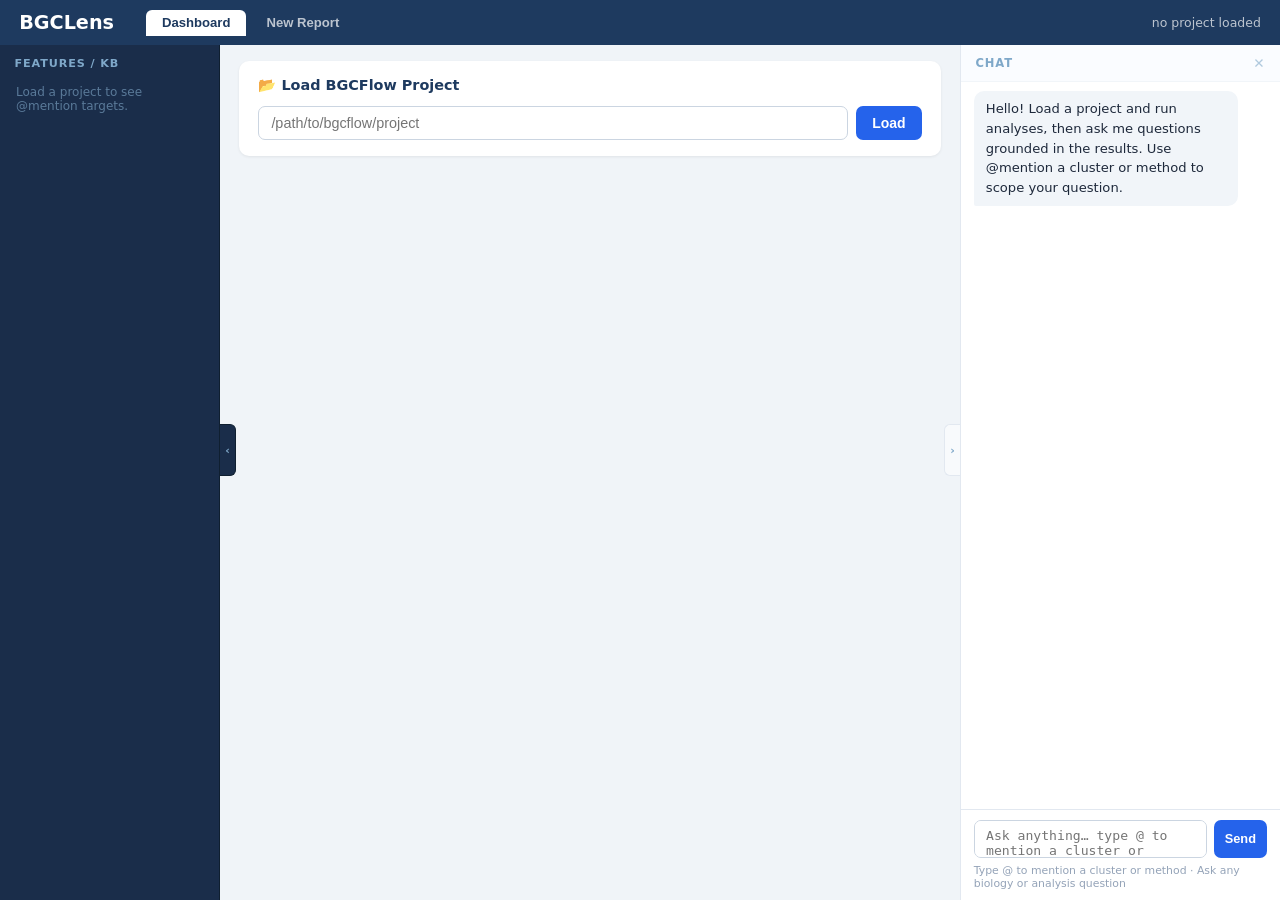
<file: bgclens_web/frontend/index.html>
<!DOCTYPE html>
<html lang="en">
<head>
<meta charset="UTF-8">
<meta name="viewport" content="width=device-width, initial-scale=1.0">
<title>BGCLens — v2 Dashboard</title>
<style>
*, *::before, *::after { box-sizing: border-box; margin: 0; padding: 0; }
body { font-family: system-ui, -apple-system, sans-serif; background: #f0f4f8; color: #1e293b; height: 100vh; display: flex; flex-direction: column; overflow: hidden; }

/* Header */
header { background: #1e3a5f; color: white; padding: 0.6rem 1.2rem; display: flex; align-items: center; gap: 1rem; flex-shrink: 0; z-index: 10; }
header h1 { font-size: 1.2rem; font-weight: 700; }
.tab-bar { display: flex; gap: 0.25rem; margin-left: 1rem; }
.tab { padding: 0.35rem 1rem; border-radius: 6px 6px 0 0; font-size: 0.82rem; font-weight: 600; cursor: pointer; color: rgba(255,255,255,0.7); border: none; background: transparent; }
.tab.active { background: white; color: #1e3a5f; }
.project-tag { margin-left: auto; font-size: 0.78rem; opacity: 0.7; }

/* Main layout */
.app-body { display: grid; grid-template-columns: 220px 1fr 320px; flex: 1; overflow: hidden; gap: 0; }

/* Left KB panel */
.kb-panel { background: #1a2d4a; color: #c8d6e5; display: flex; flex-direction: column; overflow: hidden; border-right: 1px solid #0f1f30; transition: width 0.2s ease; }
.kb-panel h2 { font-size: 0.7rem; font-weight: 700; text-transform: uppercase; letter-spacing: 0.08em; padding: 0.75rem 0.9rem 0.4rem; color: #7fa8c9; white-space: nowrap; }
.kb-list { overflow-y: auto; flex: 1; padding: 0 0.5rem 0.5rem; }
.kb-item { padding: 0.35rem 0.5rem; border-radius: 5px; font-size: 0.78rem; cursor: pointer; display: flex; align-items: center; gap: 0.4rem; }
.kb-item:hover { background: rgba(255,255,255,0.07); }
.kb-type { font-size: 0.65rem; padding: 0.1rem 0.35rem; border-radius: 3px; font-weight: 600; flex-shrink: 0; }
.kb-type-cluster { background: #1d4ed8; color: white; }
.kb-type-method { background: #15803d; color: white; }
.kb-type-report { background: #7e22ce; color: white; }

/* Centre */
.centre { display: flex; flex-direction: column; overflow: hidden; }
.page { display: none; flex-direction: column; flex: 1; overflow-y: auto; padding: 1rem 1.2rem; gap: 0.9rem; }
.page.active { display: flex; }

/* Cards */
.card { background: white; border-radius: 10px; box-shadow: 0 1px 3px rgba(0,0,0,0.07); padding: 1rem 1.2rem; }
.card h3 { font-size: 0.9rem; font-weight: 600; color: #1e3a5f; margin-bottom: 0.7rem; display: flex; align-items: center; gap: 0.5rem; }

/* Inputs */
.input-row { display: flex; gap: 0.5rem; }
input[type="text"] { flex: 1; padding: 0.5rem 0.75rem; border: 1px solid #cbd5e1; border-radius: 7px; font-size: 0.9rem; }
input[type="text"]:focus { outline: none; border-color: #2563eb; box-shadow: 0 0 0 2px rgba(37,99,235,0.15); }
button { padding: 0.5rem 1rem; border: none; border-radius: 7px; font-size: 0.875rem; font-weight: 600; cursor: pointer; }
.btn-primary { background: #2563eb; color: white; }
.btn-primary:hover:not(:disabled) { background: #1d4ed8; }
.btn-primary:disabled { background: #93c5fd; cursor: not-allowed; }
.btn-success { background: #16a34a; color: white; }
.btn-success:hover:not(:disabled) { background: #15803d; }
.btn-success:disabled { background: #86efac; cursor: not-allowed; }
.btn-sm { padding: 0.3rem 0.7rem; font-size: 0.8rem; }
.btn-lock { background: #7e22ce; color: white; }
.btn-lock:hover { background: #6b21a8; }

/* Alerts */
.alert { padding: 0.6rem 0.9rem; border-radius: 7px; font-size: 0.82rem; }
.alert-error { background: #fee2e2; color: #991b1b; }
.alert-info { background: #eff6ff; color: #1e40af; }
.alert-warn { background: #fffbeb; color: #92400e; }

/* BGCFlow embed */
.bgcflow-embed { width: 100%; height: 320px; border: 1px solid #e2e8f0; border-radius: 8px; }
.embed-placeholder { background: #f8fafc; border: 2px dashed #cbd5e1; border-radius: 8px; padding: 2rem; text-align: center; color: #64748b; font-size: 0.85rem; }

/* Cluster profiles */
.cluster-grid { display: grid; grid-template-columns: repeat(auto-fill, minmax(200px, 1fr)); gap: 0.6rem; }
.cluster-card { border: 1px solid #e2e8f0; border-radius: 8px; padding: 0.7rem; cursor: pointer; transition: border-color 0.15s; }
.cluster-card:hover { border-color: #93c5fd; }
.cluster-id { font-size: 0.8rem; font-weight: 700; color: #1e3a5f; margin-bottom: 0.3rem; }
.cluster-type { font-size: 0.72rem; color: #64748b; margin-bottom: 0.4rem; }
.band-chip { display: inline-block; padding: 0.15rem 0.55rem; border-radius: 999px; font-size: 0.68rem; font-weight: 700; }
.band-high { background: #dbeafe; color: #1d4ed8; }
.band-medium { background: #fef9c3; color: #a16207; }
.band-low { background: #f1f5f9; color: #475569; }
.band-novel-candidate { background: #f3e8ff; color: #7e22ce; }

/* Analysis picker */
.method-list { display: flex; flex-direction: column; gap: 0.5rem; }
.method-row { display: flex; align-items: center; gap: 0.7rem; padding: 0.5rem 0.6rem; border: 1px solid #e2e8f0; border-radius: 7px; cursor: pointer; }
.method-row:hover { background: #f8fafc; }
.method-row input[type="checkbox"] { width: 1rem; height: 1rem; cursor: pointer; }
.method-label { font-size: 0.875rem; font-weight: 500; }
.smoke-row { display: flex; align-items: center; gap: 0.7rem; font-size: 0.82rem; color: #475569; margin-top: 0.3rem; }
.smoke-row input[type="range"] { flex: 1; }

/* Status board */
.status-board { display: flex; flex-direction: column; gap: 0.4rem; max-height: 200px; overflow-y: auto; }
.status-row { display: flex; align-items: center; gap: 0.6rem; font-size: 0.8rem; padding: 0.3rem 0.5rem; border-radius: 5px; background: #f8fafc; }
.status-dot { width: 0.55rem; height: 0.55rem; border-radius: 50%; flex-shrink: 0; }
.s-queued .status-dot { background: #94a3b8; }
.s-running .status-dot { background: #f59e0b; animation: pulse 1s infinite; }
.s-success .status-dot { background: #22c55e; }
.s-failed .status-dot { background: #ef4444; }
@keyframes pulse { 0%,100%{opacity:1;} 50%{opacity:0.4;} }
.status-label { flex: 1; color: #374151; }

/* Report view */
.report-iframe { width: 100%; height: 500px; border: 1px solid #e2e8f0; border-radius: 8px; }
.locked-badge { display: inline-flex; align-items: center; gap: 0.4rem; background: #f3e8ff; color: #7e22ce; padding: 0.3rem 0.8rem; border-radius: 999px; font-size: 0.78rem; font-weight: 700; }

/* Right chat panel */
.chat-panel { background: white; border-left: 1px solid #e2e8f0; display: flex; flex-direction: column; overflow: hidden; transition: width 0.2s ease; }
.chat-panel h2 { font-size: 0.72rem; font-weight: 700; text-transform: uppercase; letter-spacing: 0.08em; padding: 0.6rem 0.9rem; color: #7fa8c9; border-bottom: 1px solid #f1f5f9; flex-shrink: 0; background: #fafcff; display: flex; align-items: center; white-space: nowrap; }
.chat-messages { flex: 1; overflow-y: auto; padding: 0.6rem 0.8rem; display: flex; flex-direction: column; gap: 0.6rem; }
.msg { max-width: 90%; padding: 0.5rem 0.75rem; border-radius: 10px; font-size: 0.82rem; line-height: 1.5; }
.msg-user { background: #2563eb; color: white; align-self: flex-end; border-radius: 10px 10px 2px 10px; }
.msg-assistant { background: #f1f5f9; color: #1e293b; align-self: flex-start; border-radius: 10px 10px 10px 2px; }
.msg-assistant h2, .msg-assistant h3, .msg-assistant h4 { font-size: 0.85rem; font-weight: 700; margin: 0.4rem 0 0.2rem; }
.msg-assistant p { margin-bottom: 0.35rem; }
.msg-assistant p:last-child { margin-bottom: 0; }
.msg-assistant ul, .msg-assistant ol { padding-left: 1.2rem; margin: 0.2rem 0 0.35rem; }
.msg-assistant li { margin-bottom: 0.15rem; font-size: 0.82rem; }
.msg-assistant strong { font-weight: 700; }
.msg-assistant em { font-style: italic; }
.msg-assistant code { font-family: ui-monospace, monospace; font-size: 0.78rem; background: #e2e8f0; padding: 0.1rem 0.25rem; border-radius: 3px; }
.msg-assistant hr { border: none; border-top: 1px solid #cbd5e1; margin: 0.4rem 0; }
.chat-input-area { padding: 0.6rem 0.8rem; border-top: 1px solid #e2e8f0; display: flex; flex-direction: column; gap: 0.4rem; flex-shrink: 0; }
.chat-input-row { display: flex; gap: 0.4rem; }
.chat-input { flex: 1; padding: 0.45rem 0.7rem; border: 1px solid #cbd5e1; border-radius: 7px; font-size: 0.82rem; resize: none; height: 2.4rem; }
.chat-input:focus { outline: none; border-color: #2563eb; }
.chat-hint { font-size: 0.68rem; color: #94a3b8; }

/* Spinner */
.spinner { display: inline-block; width: 0.9rem; height: 0.9rem; border: 2px solid currentColor; border-right-color: transparent; border-radius: 50%; animation: spin 0.6s linear infinite; }
@keyframes spin { to { transform: rotate(360deg); } }

/* Utility */
.hidden { display: none !important; }
.flex-row { display: flex; gap: 0.6rem; align-items: center; flex-wrap: wrap; }
.mono { font-family: ui-monospace, monospace; font-size: 0.78rem; color: #475569; }

/* Panel toggles — fixed position so parent overflow:hidden never clips them */
.panel-toggle {
  position: fixed; top: 50%; transform: translateY(-50%);
  width: 16px; height: 52px; cursor: pointer; z-index: 100;
  display: flex; align-items: center; justify-content: center;
  font-size: 0.7rem; font-weight: 700; user-select: none;
  transition: left 0.2s ease, right 0.2s ease;
}
.kb-panel-toggle {
  left: 220px; background: #1a2d4a; color: #7fa8c9;
  border: 1px solid #0f1f30; border-left: none;
  border-radius: 0 6px 6px 0;
}
.chat-panel-toggle {
  right: 320px; background: #f8fafc; color: #7fa8c9;
  border: 1px solid #e2e8f0; border-right: none;
  border-radius: 6px 0 0 6px;
}
/* Collapsed states */
.app-body.kb-collapsed { grid-template-columns: 0px 1fr 320px; }
.app-body.kb-collapsed .kb-panel { min-width: 0; }
.app-body.kb-collapsed .kb-panel-toggle { left: 0; }
.app-body.chat-collapsed { grid-template-columns: 220px 1fr 0px; }
.app-body.chat-collapsed .chat-panel { min-width: 0; }
.app-body.chat-collapsed .chat-panel-toggle { right: 0; }

/* Sticky run bar */
.run-bar {
  position: sticky; bottom: 0; background: white;
  border-top: 2px solid #e2e8f0; padding: 0.65rem 1.2rem;
  display: flex; align-items: center; gap: 1rem; flex-shrink: 0;
  box-shadow: 0 -2px 8px rgba(0,0,0,0.06); z-index: 5;
}

/* Source badges for literature card */
.src-badge { font-size: 0.68rem; font-weight: 700; padding: 0.15rem 0.5rem; border-radius: 999px; }
.src-epmc { background: #dbeafe; color: #1d4ed8; }
.src-pubmed { background: #dcfce7; color: #15803d; }
.src-biorxiv { background: #fce7f3; color: #9d174d; }
.src-badge-sm { font-size: 0.62rem; font-weight: 700; padding: 0.1rem 0.35rem; border-radius: 999px; }
.method-extracted { background: #fffbeb; border-color: #fde68a !important; }
.method-extracted .method-label { color: #92400e; }

/* Horizontal method cards from paper extraction */
.method-cards-scroll {
  display: flex; gap: 0.75rem; overflow-x: auto;
  padding: 0.25rem 0 0.75rem; scroll-snap-type: x mandatory;
  -webkit-overflow-scrolling: touch;
}
.method-cards-scroll::-webkit-scrollbar { height: 5px; }
.method-cards-scroll::-webkit-scrollbar-thumb { background: #cbd5e1; border-radius: 999px; }
.method-card {
  flex: 0 0 210px; border: 1.5px solid #e2e8f0; border-radius: 10px;
  padding: 0.85rem 0.9rem; background: white; scroll-snap-align: start;
  display: flex; flex-direction: column; gap: 0.35rem; min-height: 180px;
  transition: border-color 0.15s, box-shadow 0.15s;
}
.method-card:hover { border-color: #93c5fd; box-shadow: 0 2px 8px rgba(37,99,235,0.1); }
.method-card.card-added { border-color: #2563eb; background: #eff6ff; }
.method-card-name { font-size: 0.85rem; font-weight: 700; color: #1e293b; line-height: 1.3; }
.method-card-native { font-size: 0.65rem; font-weight: 700; background: #dbeafe; color: #1d4ed8; padding: 0.1rem 0.45rem; border-radius: 999px; display: inline-block; width: fit-content; }
.method-card-intention { font-size: 0.75rem; color: #374151; line-height: 1.4; flex: 1; }
.method-card-insight { font-size: 0.72rem; color: #64748b; font-style: italic; line-height: 1.35; }
.method-card-paper { font-size: 0.68rem; color: #94a3b8; overflow: hidden; text-overflow: ellipsis; white-space: nowrap; margin-top: auto; padding-top: 0.3rem; border-top: 1px solid #f1f5f9; }
.btn-add-card { padding: 0.28rem 0.6rem; font-size: 0.75rem; font-weight: 600; border: 1.5px solid #2563eb; border-radius: 6px; color: #2563eb; background: transparent; cursor: pointer; margin-top: 0.4rem; transition: background 0.12s, color 0.12s; }
.btn-add-card:hover { background: #2563eb; color: white; }
.card-added .btn-add-card { background: #2563eb; color: white; border-color: #2563eb; }

/* @mention autocomplete popup */
.mention-popup {
  position: absolute; bottom: 100%; left: 0; right: 0; z-index: 999; background: white;
  border: 1px solid #e2e8f0; border-radius: 8px;
  box-shadow: 0 -4px 20px rgba(0,0,0,0.12); max-height: 220px;
  overflow-y: auto; display: none; flex-direction: column; margin-bottom: 4px;
}
.mention-popup.visible { display: flex; }
.mention-opt {
  padding: 0.4rem 0.75rem; font-size: 0.8rem; cursor: pointer;
  display: flex; align-items: center; gap: 0.5rem; color: #1e293b;
}
.mention-opt:hover, .mention-opt.selected { background: #eff6ff; }
.mention-opt .mp-type { font-size: 0.62rem; font-weight: 700; padding: 0.1rem 0.35rem;
  border-radius: 3px; flex-shrink: 0; }
.mp-cluster { background: #1d4ed8; color: white; }
.mp-method  { background: #15803d; color: white; }
.mp-report  { background: #7e22ce; color: white; }
.mention-opt .mp-label { overflow: hidden; text-overflow: ellipsis; white-space: nowrap; }
</style>
</head>
<body>

<header>
  <h1>BGCLens</h1>
  <div class="tab-bar">
    <button class="tab active" onclick="switchPage('p1')" id="tab-p1">Dashboard</button>
    <button class="tab" onclick="switchPage('p2')" id="tab-p2">New Report</button>
  </div>
  <span class="project-tag" id="project-tag">no project loaded</span>
</header>

<div class="app-body">

  <!-- Left: KB panel -->
  <aside class="kb-panel">
    <h2>Features / KB</h2>
    <div class="kb-list" id="kb-list">
      <div style="padding:0.5rem;font-size:0.75rem;color:#5a7a99;">Load a project to see @mention targets.</div>
    </div>
  </aside>

  <!-- Centre: page switcher -->
  <div class="centre">

    <!-- P1: Dashboard -->
    <div class="page active" id="page-p1">

      <!-- 1. Ingest -->
      <div class="card" id="card-ingest">
        <h3>&#128194; Load BGCFlow Project</h3>
        <div class="input-row">
          <input type="text" id="project-path" placeholder="/path/to/bgcflow/project" />
          <button class="btn-primary" id="btn-load" onclick="loadProject()">Load</button>
        </div>
        <div id="ingest-status" class="hidden"></div>
        <div id="manifest-info" class="hidden" style="margin-top:0.7rem;font-size:0.82rem;color:#475569;"></div>
      </div>

      <!-- 2. BGCFlow interactive report embed -->
      <div class="card hidden" id="card-embed">
        <h3>&#128202; BGCFlow Interactive Report</h3>
        <div id="embed-container"></div>
        <div id="embed-narrative" style="margin-top:0.6rem;font-size:0.82rem;color:#374151;"></div>
      </div>

      <!-- 3. Cluster profiles -->
      <div class="card hidden" id="card-clusters">
        <h3>&#129516; Cluster Profiles</h3>
        <p style="font-size:0.75rem;color:#64748b;margin-bottom:0.6rem;">Novelty bands are banded priors from retrieval data — not predictions of correctness.</p>
        <div class="cluster-grid" id="cluster-grid"></div>
      </div>

      <!-- 4. Analysis options -->
      <div class="card hidden" id="card-analyses">
        <h3>&#9879;&#65039; Analysis Options</h3>
        <div class="method-list" id="method-list">
          <label class="method-row">
            <input type="checkbox" value="alpha_diversity" checked>
            <span class="method-label">Alpha Diversity (Shannon, Simpson)</span>
          </label>
          <label class="method-row">
            <input type="checkbox" value="manufacturability" checked>
            <span class="method-label">Manufacturability Analysis (tractability + chassis hint)</span>
          </label>
          <label class="method-row">
            <input type="checkbox" value="fisher_enrichment">
            <span class="method-label">Enrichment Analysis (Fisher's Exact — BGC class)</span>
          </label>
          <label class="method-row">
            <input type="checkbox" value="pcoa">
            <span class="method-label">Principal Coordinates Analysis (PCoA)</span>
          </label>
          <label class="method-row">
            <input type="checkbox" value="pca">
            <span class="method-label">Principal Component Analysis (PCA)</span>
          </label>
          <label class="method-row">
            <input type="checkbox" value="hierarchical_clustering">
            <span class="method-label">Hierarchical Clustering (Ward / complete linkage)</span>
          </label>
          <label class="method-row">
            <input type="checkbox" value="permanova">
            <span class="method-label">PERMANOVA (group comparison of BGC distances)</span>
          </label>
          <label class="method-row">
            <input type="checkbox" value="louvain_community">
            <span class="method-label">Community Detection (Louvain — GCF network)</span>
          </label>
        </div>
      </div>

      <!-- 4b. Paper search -->
      <div class="card hidden" id="card-literature">
        <h3>&#128196; Paper Search</h3>
        <div class="input-row" style="margin-bottom:0.5rem;">
          <input type="text" id="lit-query" placeholder="e.g. BGC biosynthetic gene cluster Streptomyces"
            onkeydown="if(event.key==='Enter')searchLiterature()"/>
          <button class="btn-primary" id="btn-lit" onclick="searchLiterature()">Search</button>
        </div>
        <div style="display:flex;gap:0.4rem;margin-bottom:0.5rem;flex-wrap:wrap;align-items:center;">
          <span class="src-badge src-epmc">EuropePMC</span>
          <span class="src-badge src-pubmed">PubMed</span>
          <span class="src-badge src-biorxiv">bioRxiv</span>
          <span style="font-size:0.7rem;color:#94a3b8;margin-left:auto;">top 8 per source</span>
        </div>
        <div id="lit-status" class="hidden" style="font-size:0.8rem;color:#64748b;margin-bottom:0.4rem;"></div>
        <!-- Scrollable results area — grouped by source -->
        <div id="lit-results" style="max-height:340px;overflow-y:auto;display:flex;flex-direction:column;gap:0.75rem;padding-right:0.25rem;"></div>
        <div id="lit-extract-bar" class="hidden" style="margin-top:0.7rem;padding-top:0.6rem;border-top:1px solid #f1f5f9;display:flex;align-items:center;gap:0.5rem;">
          <button class="btn-primary btn-sm" onclick="extractMethods()" id="btn-extract">&#129302; Extract Methods</button>
          <span id="extract-hint" style="font-size:0.75rem;color:#64748b;"></span>
        </div>
        <div id="extracted-methods" class="hidden" style="margin-top:0.6rem;">
          <div style="font-size:0.8rem;font-weight:600;color:#92400e;margin-bottom:0.35rem;">&#128161; Methods found — scroll to explore, click <b>+ Add</b> to include in analysis:</div>
          <div class="method-cards-scroll" id="method-cards"></div>
          <!-- hidden checkboxes kept for runBatch() to collect added card methods -->
          <div id="extracted-method-list" class="method-list" style="display:none;"></div>
        </div>
      </div>

      <!-- 5. Status board -->
      <div class="card hidden" id="card-status">
        <h3>&#9201; Analysis Status</h3>
        <div class="status-board" id="status-board"></div>
        <div class="flex-row" style="margin-top:0.7rem;" id="post-run-actions">
        </div>
      </div>

    </div><!-- /P1 -->

    <!-- P2: Report -->
    <div class="page" id="page-p2">
      <div class="card" id="card-report-view">
        <h3>&#128196; BGCLens Report</h3>
        <div id="report-status" style="font-size:0.82rem;color:#64748b;">Run analyses on the Dashboard first, then lock the report here.</div>
        <div id="report-content" class="hidden"></div>
        <div class="flex-row" style="margin-top:0.7rem;" id="report-actions"></div>
      </div>
    </div>

    <!-- Sticky run bar -->
    <div class="run-bar hidden" id="run-bar">
      <div class="smoke-row" style="flex:1;gap:0.7rem;">
        <span style="white-space:nowrap;font-size:0.82rem;font-weight:600;color:#1e3a5f;">Smoke round:</span>
        <input type="range" id="smoke-n" min="1" max="10" value="3"
          oninput="document.getElementById('smoke-val').textContent=this.value" style="flex:1;">
        <span style="white-space:nowrap;font-size:0.82rem;"><b id="smoke-val">3</b> clusters</span>
      </div>
      <button class="btn-primary" id="btn-run" onclick="runBatch()" disabled>&#9654; Run Selected Analyses</button>
      <span id="run-hint" style="font-size:0.78rem;color:#64748b;"></span>
    </div>

  </div><!-- /centre -->

  <!-- Right: persistent chat -->
  <aside class="chat-panel">
    <h2>Chat <span style="margin-left:auto;cursor:pointer;opacity:0.6;font-size:0.85rem;" onclick="toggleChat()" title="Collapse chat">✕</span></h2>
    <div class="chat-messages" id="chat-messages">
      <div class="msg msg-assistant">Hello! Load a project and run analyses, then ask me questions grounded in the results. Use @mention a cluster or method to scope your question.</div>
    </div>
    <div class="chat-input-area" style="position:relative;">
      <div id="mention-popup" class="mention-popup"></div>
      <div class="chat-input-row">
        <textarea class="chat-input" id="chat-input" placeholder="Ask anything… type @ to mention a cluster or method" rows="1"
          oninput="onChatInput(event)"
          onkeydown="onChatKeydown(event)"></textarea>
        <button class="btn-primary btn-sm" onclick="sendChat()">Send</button>
      </div>
      <div class="chat-hint">Type @ to mention a cluster or method · Ask any biology or analysis question</div>
    </div>
  </aside>

<!-- Fixed panel toggles — outside grid so overflow:hidden never clips them -->
<div class="panel-toggle kb-panel-toggle" id="kb-toggle-btn" onclick="toggleKB()" title="Toggle KB panel">‹</div>
<div class="panel-toggle chat-panel-toggle" id="chat-toggle-btn" onclick="toggleChat()" title="Toggle chat">›</div>

</div><!-- /app-body -->

<script>
// ── Minimal markdown renderer ─────────────────────────────────────────────────
function renderMarkdown(text) {
  if (!text) return '';
  let s = text
    // Fix literal \n sequences from LLM
    .replace(/\\n/g, '\n')
    // Escape HTML entities first
    .replace(/&/g, '&amp;').replace(/</g, '&lt;').replace(/>/g, '&gt;')
    // Headers
    .replace(/^### (.+)$/gm, '<h4>$1</h4>')
    .replace(/^## (.+)$/gm, '<h3>$1</h3>')
    .replace(/^# (.+)$/gm, '<h2>$1</h2>')
    // Bold + italic
    .replace(/\*\*\*(.+?)\*\*\*/g, '<strong><em>$1</em></strong>')
    .replace(/\*\*(.+?)\*\*/g, '<strong>$1</strong>')
    .replace(/\*(.+?)\*/g, '<em>$1</em>')
    // Inline code
    .replace(/`([^`]+)`/g, '<code>$1</code>')
    // Bullet lists — collect consecutive lines
    .replace(/((?:^[-*] .+\n?)+)/gm, m => '<ul>' + m.replace(/^[-*] (.+)$/gm, '<li>$1</li>') + '</ul>')
    // Numbered lists
    .replace(/((?:^\d+\. .+\n?)+)/gm, m => '<ol>' + m.replace(/^\d+\. (.+)$/gm, '<li>$1</li>') + '</ol>')
    // Horizontal rule
    .replace(/^---+$/gm, '<hr>')
    // Paragraphs: double newlines → <p>
    .split(/\n\n+/)
    .map(p => p.trim())
    .filter(Boolean)
    .map(p => {
      if (p.startsWith('<h') || p.startsWith('<ul') || p.startsWith('<ol') || p.startsWith('<hr')) return p;
      // Single newlines within a paragraph → <br>
      return '<p>' + p.replace(/\n/g, '<br>') + '</p>';
    })
    .join('\n');
  return s;
}

// ── State ────────────────────────────────────────────────────────────────────
const state = {
  projectPath: null,
  clusters: [],
  runIds: [],
  lockedPath: null,
  chatHistory: [],
  kbObjects: [],
};

// ── Page switching ───────────────────────────────────────────────────────────
function switchPage(p) {
  document.querySelectorAll('.page').forEach(el => el.classList.remove('active'));
  document.querySelectorAll('.tab').forEach(el => el.classList.remove('active'));
  document.getElementById('page-' + p).classList.add('active');
  document.getElementById('tab-' + p).classList.add('active');
}

// ── Load project ─────────────────────────────────────────────────────────────
async function loadProject() {
  const path = document.getElementById('project-path').value.trim();
  if (!path) return;
  const btn = document.getElementById('btn-load');
  btn.disabled = true;
  btn.innerHTML = '<span class="spinner"></span>';
  const statusEl = document.getElementById('ingest-status');
  statusEl.className = 'alert alert-info';
  statusEl.textContent = 'Loading project…';
  statusEl.classList.remove('hidden');

  try {
    const res = await fetch('/api/open', {
      method: 'POST', headers: {'Content-Type': 'application/json'},
      body: JSON.stringify({path}),
    });
    const data = await res.json();
    if (!res.ok) throw new Error(data.detail || 'Load failed');

    state.projectPath = path;
    document.getElementById('project-tag').textContent = 'project: ' + data.project_name;
    document.getElementById('manifest-info').innerHTML =
      `<b>${data.gcf_count}</b> GCFs · <b>${data.genome_count}</b> genomes · pipelines: ${(data.available_pipelines||[]).join(', ')||'none'}`;
    document.getElementById('manifest-info').classList.remove('hidden');
    statusEl.className = 'alert alert-info';
    statusEl.textContent = '✔ Project loaded.';

    await Promise.all([loadEmbedReport(data), loadClusters(), loadKB()]);
    document.getElementById('card-embed').classList.remove('hidden');
    document.getElementById('card-clusters').classList.remove('hidden');
    document.getElementById('card-analyses').classList.remove('hidden');
    document.getElementById('card-literature').classList.remove('hidden');
    document.getElementById('btn-run').disabled = false;
    document.getElementById('run-bar').classList.remove('hidden');
  } catch(e) {
    statusEl.className = 'alert alert-error';
    statusEl.textContent = '✖ ' + e.message;
  } finally {
    btn.disabled = false;
    btn.textContent = 'Load';
  }
}

// ── BGCFlow embed ─────────────────────────────────────────────────────────────
async function loadEmbedReport(manifest) {
  const ec = document.getElementById('embed-container');
  // Try conventional BGCFlow report path
  const reportUrl = manifest.source_path ? manifest.source_path + '/quarto/index.html' : null;
  if (reportUrl) {
    ec.innerHTML = `<iframe class="bgcflow-embed" src="${reportUrl}" sandbox="allow-scripts allow-same-origin"></iframe>`;
  } else {
    ec.innerHTML = `<div class="embed-placeholder">BGCFlow interactive report not found at the conventional path (<code>quarto/index.html</code>). Proceeding without embed — all BGCLens analyses available below.</div>`;
  }
}

// ── Clusters ──────────────────────────────────────────────────────────────────
async function loadClusters() {
  if (!state.projectPath) return;
  const res = await fetch('/api/clusters?path=' + encodeURIComponent(state.projectPath));
  const data = await res.json();
  state.clusters = data.clusters || [];
  renderClusters();
}

function renderClusters() {
  const grid = document.getElementById('cluster-grid');
  grid.innerHTML = '';
  const display = state.clusters.slice(0, 30);
  for (const c of display) {
    const band = c.novelty_band || 'low';
    const bandClass = 'band-' + band.replace(/\s+/g, '-');
    grid.innerHTML += `
      <div class="cluster-card" onclick="mentionCluster('${c.cluster_id}')">
        <div class="cluster-id">${c.cluster_id}</div>
        <div class="cluster-type">${c.cluster_type || 'unknown'} · ${c.organism || '—'}</div>
        <span class="band-chip ${bandClass}">${band}</span>
      </div>`;
  }
  if (state.clusters.length > 30) {
    grid.innerHTML += `<div style="font-size:0.75rem;color:#64748b;padding:0.5rem;">+${state.clusters.length-30} more</div>`;
  }
}

function mentionCluster(id) {
  const inp = document.getElementById('chat-input');
  inp.value = '@' + id + ' ';
  inp.focus();
}

// ── KB panel ──────────────────────────────────────────────────────────────────
async function loadKB() {
  if (!state.projectPath) return;
  const res = await fetch('/api/kb?path=' + encodeURIComponent(state.projectPath));
  const data = await res.json();
  state.kbObjects = data.objects || [];
  renderKB();
}

function renderKB() {
  const list = document.getElementById('kb-list');
  list.innerHTML = '';
  for (const obj of state.kbObjects.slice(0, 60)) {
    const typeClass = obj.type === 'cluster' ? 'kb-type-cluster' : obj.type === 'method' ? 'kb-type-method' : 'kb-type-report';
    const typeLabel = obj.type === 'cluster' ? 'C' : obj.type === 'method' ? 'M' : 'R';
    list.innerHTML += `
      <div class="kb-item" onclick="insertMention('${obj.id}')" title="@${obj.id}">
        <span class="kb-type ${typeClass}">${typeLabel}</span>
        <span style="overflow:hidden;text-overflow:ellipsis;white-space:nowrap;">${obj.label}</span>
      </div>`;
  }
}

function insertMention(id) {
  const inp = document.getElementById('chat-input');
  inp.value += '@' + id + ' ';
  inp.focus();
}

// ── Run batch ─────────────────────────────────────────────────────────────────
async function runBatch() {
  if (!state.projectPath) return;

  // Collect from native method list + extracted method list (hidden checkboxes synced by toggleMethodCard)
  const checked = [
    ...document.querySelectorAll('#method-list input[type=checkbox]:checked'),
    ...document.querySelectorAll('#extracted-method-list input[type=checkbox]:checked'),
  ];
  // Also treat added cards that have a bgclens_id as checked
  document.querySelectorAll('.method-card.card-added').forEach(card => {
    const mid = card.dataset.methodId;
    if (mid && !checked.some(cb => cb.value === mid)) {
      const el = document.createElement('input');
      el.value = mid;
      checked.push(el);
    }
  });

  if (!checked.length) { alert('Select at least one analysis method.'); return; }

  const methodIds = checked.map(el => el.value);
  const smokeN = parseInt(document.getElementById('smoke-n').value, 10);

  document.getElementById('card-status').classList.remove('hidden');
  const board = document.getElementById('status-board');
  board.innerHTML = '';
  const statusRows = {};

  // Create placeholder rows
  for (const mid of methodIds) {
    statusRows[mid] = document.createElement('div');
    statusRows[mid].className = 'status-row s-queued';
    statusRows[mid].innerHTML = `<span class="status-dot"></span><span class="status-label">${mid} — queued (up to ${smokeN} clusters)</span>`;
    board.appendChild(statusRows[mid]);
  }

  document.getElementById('btn-run').disabled = true;
  document.getElementById('run-hint').textContent = 'Running…';

  try {
    // Set method rows to running
    for (const mid of methodIds) {
      statusRows[mid].className = 'status-row s-running';
      statusRows[mid].querySelector('.status-label').textContent = `${mid} — running…`;
    }

    const res = await fetch('/api/run-batch', {
      method: 'POST', headers: {'Content-Type': 'application/json'},
      body: JSON.stringify({
        path: state.projectPath,
        method_ids: methodIds,
        cluster_ids: null,  // auto smoke round
        use_llm: true,
      }),
    });
    const data = await res.json();
    if (!res.ok) throw new Error(data.detail || 'Batch run failed');

    state.runIds = data.run_ids || [];

    // Mark all as success or fail per result
    board.innerHTML = '';
    for (const r of (data.results || [])) {
      const cid = r._cluster_id || '?';
      const mid = r.method || r._method_id || '?';
      const err = r._error;
      const row = document.createElement('div');
      row.className = 'status-row ' + (err ? 's-failed' : 's-success');
      row.innerHTML = `<span class="status-dot"></span><span class="status-label">${mid} @ ${cid}${err ? ': ' + err : ''}</span>`;
      board.appendChild(row);
    }

    document.getElementById('run-hint').textContent = `✔ ${data.results?.length || 0} tasks completed. ${state.runIds.length} records saved.`;

    // Show post-run actions
    document.getElementById('post-run-actions').innerHTML = `
      <button class="btn-success btn-sm" onclick="renderLockReport(event)">Render &amp; Lock Report</button>
      <button class="btn-primary btn-sm" onclick="switchPage('p2')">View Report →</button>
    `;

    // Refresh KB
    await loadKB();
  } catch(e) {
    document.getElementById('run-hint').textContent = '✖ ' + e.message;
    board.innerHTML += `<div class="status-row s-failed"><span class="status-dot"></span><span class="status-label">${e.message}</span></div>`;
  } finally {
    document.getElementById('btn-run').disabled = false;
  }
}

// ── Render + lock report ──────────────────────────────────────────────────────
async function renderLockReport(event) {
  if (!state.runIds.length) { alert('Run analyses first.'); return; }

  const btn = event.target;
  btn.disabled = true;
  btn.innerHTML = '<span class="spinner"></span> Rendering…';

  try {
    const res = await fetch('/api/report/lock', {
      method: 'POST', headers: {'Content-Type': 'application/json'},
      body: JSON.stringify({run_ids: state.runIds, wrap_rocrate: false}),
    });
    const data = await res.json();
    if (!res.ok) throw new Error(data.detail || 'Lock failed');

    state.lockedPath = data.locked_path || data.qmd_path;

    // Switch to P2 and show report
    switchPage('p2');
    const content = document.getElementById('report-content');
    content.classList.remove('hidden');
    document.getElementById('report-status').classList.add('hidden');

    let html = '';
    let downloadBtn = '';
    if (data.html_b64) {
      const htmlBytes = atob(data.html_b64);
      const blob = new Blob([htmlBytes], {type:'text/html'});
      const blobUrl = URL.createObjectURL(blob);
      html = `<iframe class="report-iframe" src="${blobUrl}"></iframe>`;
      downloadBtn = `<a href="${blobUrl}" download="bgclens-report.html" class="btn-primary btn-sm">⬇ Download HTML</a>`;
    } else {
      html = `<div class="alert alert-info">Report generated but HTML not available.</div>`;
    }

    const lockedInfo = data.locked_path ? `<div class="locked-badge">🔒 Immutable: ${data.locked_path.split('/').pop()}</div>` : '';
    content.innerHTML = html + lockedInfo;

    document.getElementById('report-actions').innerHTML = `
      ${downloadBtn}
      <button class="btn-lock btn-sm" onclick="wrapRoCrate()">Wrap RO-Crate</button>
    `;
  } catch(e) {
    document.getElementById('report-status').textContent = '✖ ' + e.message;
    document.getElementById('report-status').className = 'alert alert-error';
  } finally {
    btn.disabled = false;
    btn.textContent = 'Render & Lock Report';
  }
}

async function wrapRoCrate() {
  if (!state.runIds.length) return;
  const res = await fetch('/api/report/lock', {
    method: 'POST', headers: {'Content-Type': 'application/json'},
    body: JSON.stringify({run_ids: state.runIds, wrap_rocrate: true}),
  });
  const data = await res.json();
  if (data.rocrate_path) {
    document.getElementById('report-actions').innerHTML += `<span class="alert alert-info" style="padding:0.3rem 0.6rem;">RO-Crate: ${data.rocrate_path.split('/').pop()}</span>`;
  } else {
    alert('RO-Crate wrap failed (non-fatal) — rocrate package may not be installed.');
  }
}

// ── @mention autocomplete ─────────────────────────────────────────────────────
const _mentionState = { open: false, query: '', atPos: -1, idx: 0 };

function _mentionItems(query) {
  const q = query.toLowerCase();
  return state.kbObjects
    .filter(o => !q || o.id.toLowerCase().includes(q) || (o.label||'').toLowerCase().includes(q))
    .slice(0, 12);
}

function _renderMentionPopup(items) {
  const popup = document.getElementById('mention-popup');
  if (!items.length) { _closeMentionPopup(); return; }
  popup.innerHTML = items.map((o, i) => {
    const typeClass = o.type === 'cluster' ? 'mp-cluster' : o.type === 'method' ? 'mp-method' : 'mp-report';
    return `<div class="mention-opt${i === _mentionState.idx ? ' selected' : ''}" data-id="${o.id}" onclick="_pickMention('${o.id}')">
      <span class="mp-type ${typeClass}">${o.type}</span>
      <span class="mp-label">${o.id}</span>
    </div>`;
  }).join('');

  popup.classList.add('visible');
  _mentionState.open = true;
}

function _closeMentionPopup() {
  document.getElementById('mention-popup').classList.remove('visible');
  _mentionState.open = false;
  _mentionState.atPos = -1;
}

function _pickMention(id) {
  const inp = document.getElementById('chat-input');
  const val = inp.value;
  const before = val.slice(0, _mentionState.atPos);
  const after = val.slice(_mentionState.atPos + 1 + _mentionState.query.length);
  inp.value = before + '@' + id + ' ' + after;
  inp.focus();
  const pos = before.length + id.length + 2;
  inp.setSelectionRange(pos, pos);
  _closeMentionPopup();
}

function onChatInput(e) {
  const inp = e.target;
  const val = inp.value;
  const caret = inp.selectionStart;

  // Find last @ before caret
  const textBeforeCaret = val.slice(0, caret);
  const atIdx = textBeforeCaret.lastIndexOf('@');
  if (atIdx !== -1) {
    const fragment = textBeforeCaret.slice(atIdx + 1);
    // Only trigger if no space in fragment (we're still typing the mention)
    if (!fragment.includes(' ')) {
      _mentionState.atPos = atIdx;
      _mentionState.query = fragment;
      _mentionState.idx = 0;
      const items = _mentionItems(fragment);
      if (items.length) { _renderMentionPopup(items); return; }
    }
  }
  _closeMentionPopup();
}

function onChatKeydown(e) {
  if (_mentionState.open) {
    const items = _mentionItems(_mentionState.query);
    if (e.key === 'ArrowDown') {
      e.preventDefault();
      _mentionState.idx = Math.min(_mentionState.idx + 1, items.length - 1);
      _renderMentionPopup(items); return;
    }
    if (e.key === 'ArrowUp') {
      e.preventDefault();
      _mentionState.idx = Math.max(_mentionState.idx - 1, 0);
      _renderMentionPopup(items); return;
    }
    if (e.key === 'Enter' || e.key === 'Tab') {
      if (items[_mentionState.idx]) {
        e.preventDefault();
        _pickMention(items[_mentionState.idx].id); return;
      }
    }
    if (e.key === 'Escape') { _closeMentionPopup(); return; }
  }
  if (e.key === 'Enter' && !e.shiftKey) { e.preventDefault(); sendChat(); }
}

// ── Chat ──────────────────────────────────────────────────────────────────────
async function sendChat() {
  const inp = document.getElementById('chat-input');
  const msg = inp.value.trim();
  if (!msg || !state.projectPath) {
    if (!state.projectPath) appendMsg('assistant', 'Please load a project first.');
    return;
  }
  inp.value = '';
  _closeMentionPopup();

  appendMsg('user', msg);
  state.chatHistory.push({role: 'user', content: msg});

  const placeholder = appendMsg('assistant', '…');

  try {
    const res = await fetch('/api/chat', {
      method: 'POST', headers: {'Content-Type': 'application/json'},
      body: JSON.stringify({
        path: state.projectPath,
        run_ids: state.runIds,
        message: msg,
        history: state.chatHistory.slice(-6),
      }),
    });
    const data = await res.json();
    if (!res.ok) throw new Error(data.detail || 'Chat failed');
    const reply = data.reply || 'No response.';
    placeholder.innerHTML = renderMarkdown(reply);
    state.chatHistory.push({role: 'assistant', content: reply});
  } catch(e) {
    placeholder.textContent = '✖ ' + e.message;
  }
}

function appendMsg(role, content) {
  const msgs = document.getElementById('chat-messages');
  const el = document.createElement('div');
  el.className = 'msg msg-' + role;
  if (role === 'assistant') {
    el.innerHTML = renderMarkdown(content);
  } else {
    el.textContent = content;
  }
  msgs.appendChild(el);
  msgs.scrollTop = msgs.scrollHeight;
  return el;
}

// ── KB sidebar toggle ─────────────────────────────────────────────────────────
function toggleKB() {
  const body = document.querySelector('.app-body');
  body.classList.toggle('kb-collapsed');
  document.getElementById('kb-toggle-btn').textContent = body.classList.contains('kb-collapsed') ? '›' : '‹';
}
function toggleChat() {
  const body = document.querySelector('.app-body');
  body.classList.toggle('chat-collapsed');
  document.getElementById('chat-toggle-btn').textContent = body.classList.contains('chat-collapsed') ? '‹' : '›';
}

// ── Literature / paper search ─────────────────────────────────────────────────
let litPapers = [];  // store for extract-methods

function _renderPaper(r, idx) {
  const authors = (r.authors || []).slice(0, 3).join(', ') + ((r.authors?.length > 3) ? ' et al.' : '');
  const link = r.url ? `<a href="${r.url}" target="_blank" style="color:#2563eb;font-size:0.75rem;text-decoration:none;">↗</a>` : '';
  const srcClass = r.source === 'pubmed' ? 'src-pubmed' : r.source === 'biorxiv' ? 'src-biorxiv' : 'src-epmc';
  const srcLabel = r.source === 'pubmed' ? 'PubMed' : r.source === 'biorxiv' ? 'bioRxiv' : 'EuropePMC';
  return `<label style="border:1px solid #e2e8f0;border-radius:7px;padding:0.5rem 0.7rem;background:white;display:flex;gap:0.5rem;cursor:pointer;transition:border-color 0.12s;"
    onmouseenter="this.style.borderColor='#93c5fd'" onmouseleave="this.style.borderColor='#e2e8f0'">
    <input type="checkbox" class="paper-select" data-idx="${idx}"
      style="margin-top:0.2rem;flex-shrink:0;width:1rem;height:1rem;cursor:pointer;"
      onchange="updateExtractBar()">
    <div style="flex:1;min-width:0;">
      <div style="display:flex;align-items:flex-start;gap:0.4rem;margin-bottom:0.15rem;">
        <span class="src-badge-sm ${srcClass}" style="flex-shrink:0;margin-top:0.1rem;">${srcLabel}</span>
        <span style="font-size:0.82rem;font-weight:600;color:#1e293b;flex:1;line-height:1.3;">${r.title || '(no title)'}</span>
        ${link}
      </div>
      <div style="font-size:0.72rem;color:#64748b;">${authors}${r.year ? ' · ' + r.year : ''}</div>
      ${r.abstract ? `<div style="font-size:0.74rem;color:#374151;margin-top:0.2rem;line-height:1.4;">${r.abstract}</div>` : ''}
    </div>
  </label>`;
}

function updateExtractBar() {
  const checked = document.querySelectorAll('.paper-select:checked');
  const bar = document.getElementById('lit-extract-bar');
  const btn = document.getElementById('btn-extract');
  if (bar) bar.classList.toggle('hidden', checked.length === 0);
  if (btn) btn.textContent = `🤖 Extract Methods from ${checked.length} Paper${checked.length !== 1 ? 's' : ''}`;
}

async function searchLiterature() {
  const query = document.getElementById('lit-query').value.trim();
  if (!query) return;
  const btn = document.getElementById('btn-lit');
  const statusEl = document.getElementById('lit-status');
  const resultsEl = document.getElementById('lit-results');
  const extractBar = document.getElementById('lit-extract-bar');

  btn.disabled = true;
  btn.innerHTML = '<span class="spinner"></span>';
  statusEl.textContent = 'Searching EuropePMC, PubMed, and bioRxiv…';
  statusEl.classList.remove('hidden');
  resultsEl.innerHTML = '';
  extractBar.classList.add('hidden');
  document.getElementById('extracted-methods').classList.add('hidden');
  litPapers = [];

  try {
    const res = await fetch('/api/literature', {
      method: 'POST', headers: {'Content-Type': 'application/json'},
      body: JSON.stringify({query, max_results: 24}),  // 8 per source × 3
    });
    const data = await res.json();
    if (!res.ok) throw new Error(data.detail || 'Search failed');

    litPapers = data.results || [];
    const total = data.total || litPapers.length;
    statusEl.textContent = `${total} result${total !== 1 ? 's' : ''} across ${(data.sources_searched || []).length} sources`;

    if (!litPapers.length) {
      resultsEl.innerHTML = '<div style="font-size:0.8rem;color:#64748b;padding:0.5rem;">No results found.</div>';
      return;
    }

    // Group by source — 8 per source displayed
    const sourceOrder = ['europepmc', 'pubmed', 'biorxiv'];
    const sourceLabel = {europepmc: 'EuropePMC', pubmed: 'PubMed / NCBI', biorxiv: 'bioRxiv preprints'};
    const sourceCls   = {europepmc: 'src-epmc',  pubmed: 'src-pubmed',    biorxiv: 'src-biorxiv'};
    const grouped = {};
    for (const r of litPapers) { (grouped[r.source] = grouped[r.source] || []).push(r); }

    let html = '';
    let globalIdx = 0;
    for (const src of sourceOrder) {
      const papers = (grouped[src] || []).slice(0, 8);
      if (!papers.length) continue;
      html += `<div>
        <div style="display:flex;align-items:center;gap:0.5rem;margin-bottom:0.35rem;">
          <span class="src-badge ${sourceCls[src]}">${sourceLabel[src]}</span>
          <span style="font-size:0.7rem;color:#94a3b8;">${papers.length} result${papers.length!==1?'s':''}</span>
          <span style="font-size:0.68rem;color:#94a3b8;margin-left:auto;">☑ check to include in extraction</span>
        </div>
        <div style="display:flex;flex-direction:column;gap:0.35rem;">
          ${papers.map((r) => _renderPaper(r, globalIdx++)).join('')}
        </div>
      </div>`;
    }
    resultsEl.innerHTML = html;
    updateExtractBar();
  } catch(e) {
    statusEl.textContent = '✖ ' + e.message;
  } finally {
    btn.disabled = false;
    btn.textContent = 'Search';
  }
}

function toggleMethodCard(btn) {
  const card = btn.closest('.method-card');
  card.classList.toggle('card-added');
  const added = card.classList.contains('card-added');
  btn.textContent = added ? '✓ Added' : '+ Add to Analysis';

  // Sync a hidden checkbox so runBatch() can find it
  const methodId = card.dataset.methodId;
  const methodName = card.dataset.methodName;
  if (methodId) {
    const list = document.getElementById('extracted-method-list');
    let existing = list.querySelector(`input[value="${CSS.escape(methodId)}"]`);
    if (!existing) {
      const lbl = document.createElement('label');
      lbl.className = 'method-row method-extracted';
      lbl.innerHTML = `<input type="checkbox" value="${methodId}"><span class="method-label">${methodName}</span>`;
      list.appendChild(lbl);
      existing = lbl.querySelector('input');
    }
    existing.checked = added;
    // Sync native method checkbox if it already exists in the main list
    const nativeEl = document.querySelector(`#method-list input[value="${CSS.escape(methodId)}"]`);
    if (nativeEl) nativeEl.checked = added;
  }
}

async function extractMethods() {
  const checkedBoxes = [...document.querySelectorAll('.paper-select:checked')];
  if (!checkedBoxes.length) return;
  const btn = document.getElementById('btn-extract');
  const hint = document.getElementById('extract-hint');
  btn.disabled = true;
  btn.innerHTML = '<span class="spinner"></span> Extracting…';
  hint.textContent = '';

  // Collect full paper objects by index
  const selected = checkedBoxes
    .map(cb => litPapers[parseInt(cb.dataset.idx)])
    .filter(Boolean);

  try {
    const res = await fetch('/api/literature/extract-methods', {
      method: 'POST', headers: {'Content-Type': 'application/json'},
      body: JSON.stringify({
        papers: selected.map(p => ({
          title: p.title || '',
          abstract: p.abstract || '',
          doi: p.doi || '',
          pmid: p.pmid || '',
          url: p.url || '',
          source: p.source || '',
        })),
        abstracts: selected.map(p => p.abstract || p.title || ''),
        titles: selected.map(p => p.title || ''),
      }),
    });
    const data = await res.json();
    if (!res.ok) throw new Error(data.detail || 'Extraction failed');

    const methods = data.methods || [];
    if (!methods.length) {
      hint.textContent = 'No methods detected — try selecting papers with richer abstracts.';
      return;
    }

    const cardsContainer = document.getElementById('method-cards');
    cardsContainer.innerHTML = '';
    document.getElementById('extracted-method-list').innerHTML = '';

    for (const m of methods) {
      const name = m.method_name || 'Unknown Method';
      const bgclensId = m.bgclens_id || '';
      const nativeBadge = bgclensId
        ? `<span class="method-card-native">BGCLens native</span>` : '';
      const intention = m.intention || '';
      const insight = m.insight || '';
      const paperTitle = m.paper_title || '';

      const card = document.createElement('div');
      card.className = 'method-card';
      card.dataset.methodId = bgclensId;
      card.dataset.methodName = name;
      card.innerHTML = `
        <div class="method-card-name">${name}</div>
        ${nativeBadge}
        <div class="method-card-intention">${intention}</div>
        <div class="method-card-insight">${insight}</div>
        <div class="method-card-paper" title="${paperTitle}">${paperTitle}</div>
        <button class="btn-add-card" onclick="toggleMethodCard(this)">+ Add to Analysis</button>`;
      cardsContainer.appendChild(card);
    }

    document.getElementById('extracted-methods').classList.remove('hidden');
    hint.textContent = `${methods.length} method${methods.length !== 1 ? 's' : ''} found across ${selected.length} paper${selected.length !== 1 ? 's' : ''}.`;
  } catch(e) {
    hint.textContent = '✖ ' + e.message;
  } finally {
    btn.disabled = false;
    updateExtractBar();
  }
}

// Close mention popup when clicking outside the chat area
document.addEventListener('click', e => {
  if (!e.target.closest('.chat-input-area') && !e.target.closest('#mention-popup')) {
    _closeMentionPopup();
  }
});
</script>
</body>
</html>
</file>
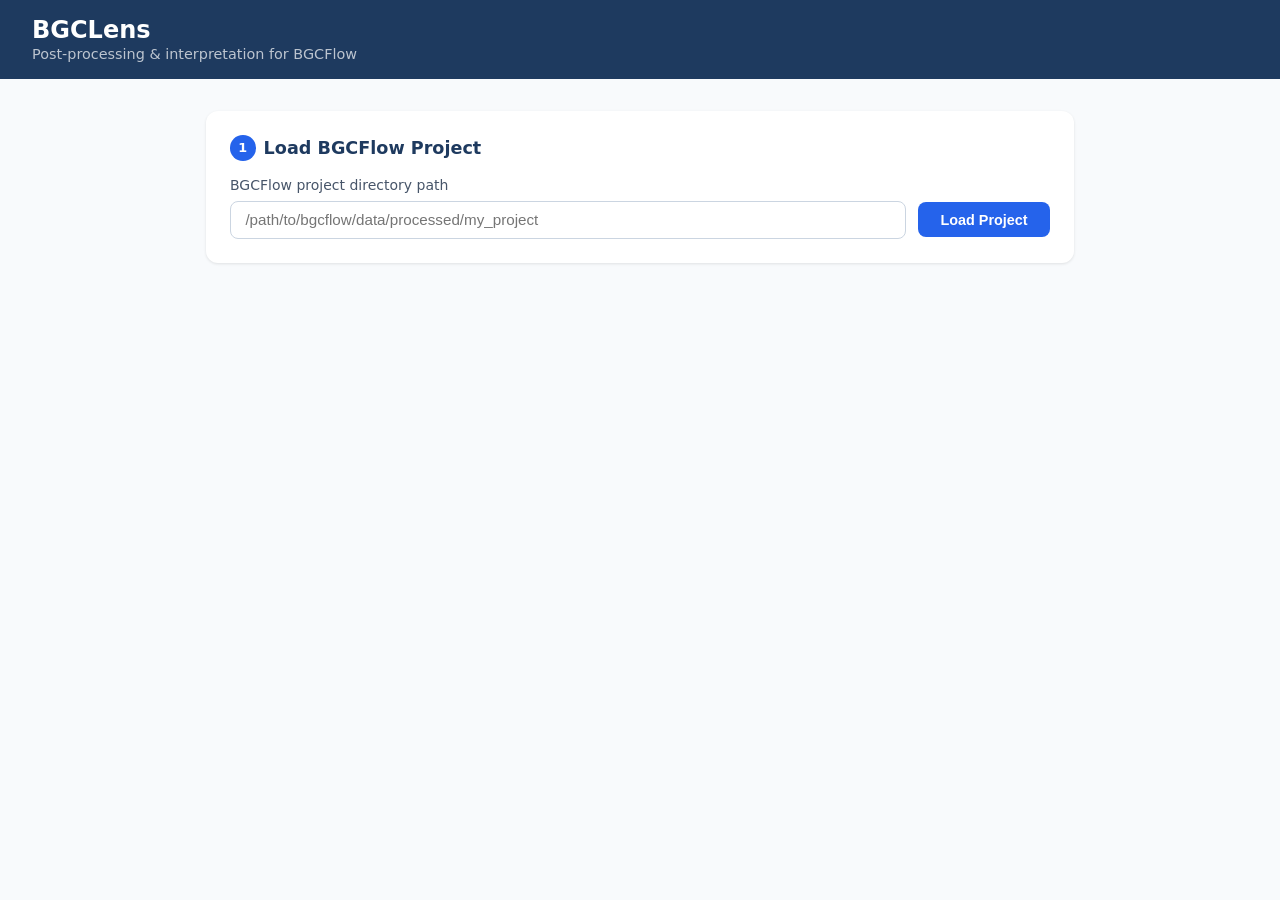
<file: bgclens/bgclens_web/frontend/index.html>
<!DOCTYPE html>
<html lang="en">
<head>
<meta charset="UTF-8">
<meta name="viewport" content="width=device-width, initial-scale=1.0">
<title>BGCLens — Post-Processing for BGCFlow</title>
<style>
  *, *::before, *::after { box-sizing: border-box; margin: 0; padding: 0; }
  body { font-family: system-ui, -apple-system, sans-serif; background: #f8fafc; color: #1e293b; min-height: 100vh; }

  header { background: #1e3a5f; color: white; padding: 1rem 2rem; display: flex; align-items: center; gap: 1rem; }
  header h1 { font-size: 1.5rem; font-weight: 700; }
  header span { opacity: 0.7; font-size: 0.9rem; }

  .container { max-width: 900px; margin: 0 auto; padding: 2rem 1rem; }

  .card { background: white; border-radius: 12px; box-shadow: 0 1px 3px rgba(0,0,0,0.1); padding: 1.5rem; margin-bottom: 1.5rem; }
  .card h2 { font-size: 1.1rem; font-weight: 600; color: #1e3a5f; margin-bottom: 1rem; display: flex; align-items: center; gap: 0.5rem; }
  .step-num { background: #2563eb; color: white; width: 1.6rem; height: 1.6rem; border-radius: 50%; display: inline-flex; align-items: center; justify-content: center; font-size: 0.8rem; font-weight: 700; flex-shrink: 0; }

  label { display: block; font-size: 0.875rem; font-weight: 500; color: #475569; margin-bottom: 0.4rem; }
  input[type="text"], textarea { width: 100%; padding: 0.6rem 0.9rem; border: 1px solid #cbd5e1; border-radius: 8px; font-size: 0.95rem; transition: border-color 0.15s; }
  input[type="text"]:focus, textarea:focus { outline: none; border-color: #2563eb; box-shadow: 0 0 0 3px rgba(37,99,235,0.1); }

  button { padding: 0.6rem 1.4rem; border: none; border-radius: 8px; font-size: 0.9rem; font-weight: 600; cursor: pointer; transition: all 0.15s; }
  .btn-primary { background: #2563eb; color: white; }
  .btn-primary:hover { background: #1d4ed8; }
  .btn-primary:disabled { background: #93c5fd; cursor: not-allowed; }
  .btn-secondary { background: #f1f5f9; color: #475569; }
  .btn-download { background: #16a34a; color: white; }
  .btn-download:hover { background: #15803d; }

  .badge { display: inline-flex; align-items: center; padding: 0.2rem 0.6rem; border-radius: 999px; font-size: 0.75rem; font-weight: 600; }
  .badge-safe { background: #dcfce7; color: #15803d; }
  .badge-heavy { background: #fef9c3; color: #a16207; }
  .badge-fail { background: #fee2e2; color: #b91c1c; }
  .badge-lit-strong { background: #dbeafe; color: #1d4ed8; }
  .badge-lit-moderate { background: #ede9fe; color: #6d28d9; }
  .badge-lit-none { background: #f1f5f9; color: #64748b; }

  .manifest-grid { display: grid; grid-template-columns: repeat(auto-fill, minmax(180px, 1fr)); gap: 0.75rem; margin-top: 1rem; }
  .manifest-item { background: #f8fafc; border: 1px solid #e2e8f0; border-radius: 8px; padding: 0.75rem; }
  .manifest-item .label { font-size: 0.75rem; color: #64748b; margin-bottom: 0.2rem; }
  .manifest-item .value { font-size: 1.1rem; font-weight: 700; color: #1e3a5f; }

  .intent-grid { display: grid; grid-template-columns: repeat(auto-fill, minmax(260px, 1fr)); gap: 0.75rem; margin-bottom: 1rem; }
  .intent-card { border: 2px solid #e2e8f0; border-radius: 10px; padding: 0.9rem 1rem; cursor: pointer; transition: all 0.15s; }
  .intent-card:hover { border-color: #93c5fd; background: #eff6ff; }
  .intent-card.selected { border-color: #2563eb; background: #eff6ff; }
  .intent-card input { display: none; }
  .intent-card .intent-label { font-weight: 600; font-size: 0.9rem; color: #1e3a5f; }
  .intent-card .intent-desc { font-size: 0.78rem; color: #64748b; margin-top: 0.2rem; }

  .method-card { border: 2px solid #e2e8f0; border-radius: 10px; padding: 1rem; margin-bottom: 0.75rem; cursor: pointer; transition: all 0.15s; }
  .method-card:hover { border-color: #93c5fd; }
  .method-card.selected { border-color: #2563eb; background: #eff6ff; }
  .method-card.recommended { border-color: #16a34a; }
  .method-header { display: flex; align-items: center; gap: 0.6rem; flex-wrap: wrap; }
  .method-name { font-weight: 600; font-size: 0.95rem; }
  .rec-tag { background: #dcfce7; color: #15803d; font-size: 0.7rem; font-weight: 700; padding: 0.15rem 0.5rem; border-radius: 999px; }
  .warning-list { margin-top: 0.5rem; }
  .warning-item { font-size: 0.78rem; color: #92400e; background: #fffbeb; border-left: 3px solid #f59e0b; padding: 0.3rem 0.6rem; margin-top: 0.3rem; border-radius: 0 4px 4px 0; }

  .result-section { margin-top: 1rem; }
  .figure-container { text-align: center; margin: 1rem 0; }
  .figure-container img { max-width: 100%; border-radius: 8px; border: 1px solid #e2e8f0; }
  .interpretation { line-height: 1.7; font-size: 0.9rem; }
  .interpretation h2 { font-size: 1rem; font-weight: 700; color: #1e3a5f; margin: 1rem 0 0.4rem; }
  .interpretation p { margin-bottom: 0.6rem; }
  .interpretation ul { padding-left: 1.4rem; margin-bottom: 0.6rem; }
  .interpretation li { margin-bottom: 0.3rem; }
  .interpretation strong { font-weight: 700; }
  .download-row { display: flex; gap: 0.75rem; margin-top: 1rem; flex-wrap: wrap; }

  .alert { padding: 0.75rem 1rem; border-radius: 8px; font-size: 0.875rem; margin-top: 0.75rem; }
  .alert-error { background: #fee2e2; color: #991b1b; border: 1px solid #fecaca; }
  .alert-info { background: #eff6ff; color: #1e40af; border: 1px solid #bfdbfe; }
  .alert-warn { background: #fffbeb; color: #92400e; border: 1px solid #fde68a; }

  .spinner { display: inline-block; width: 1rem; height: 1rem; border: 2px solid currentColor; border-right-color: transparent; border-radius: 50%; animation: spin 0.6s linear infinite; }
  @keyframes spin { to { transform: rotate(360deg); } }

  .hidden { display: none !important; }
  .mt { margin-top: 1rem; }
  .flex-gap { display: flex; gap: 0.75rem; align-items: center; flex-wrap: wrap; }

  .llm-badge { font-size: 0.75rem; padding: 0.2rem 0.5rem; background: #f3e8ff; color: #7c3aed; border-radius: 999px; font-weight: 600; }
</style>
</head>
<body>

<header>
  <div>
    <h1>BGCLens</h1>
    <span>Post-processing &amp; interpretation for BGCFlow</span>
  </div>
</header>

<div class="container">

  <!-- Step 1: Ingest -->
  <div class="card" id="step-ingest">
    <h2><span class="step-num">1</span> Load BGCFlow Project</h2>
    <label for="project-path">BGCFlow project directory path</label>
    <div class="flex-gap mt" style="margin-top:0.5rem">
      <input type="text" id="project-path" placeholder="/path/to/bgcflow/data/processed/my_project" style="flex:1">
      <button class="btn-primary" id="btn-load" onclick="loadProject()">Load Project</button>
    </div>
    <div id="ingest-error" class="hidden"></div>
    <div id="manifest-panel" class="hidden">
      <div class="manifest-grid" id="manifest-grid"></div>
    </div>
  </div>

  <!-- Step 2: Intent + Topic -->
  <div class="card hidden" id="step-intent">
    <h2><span class="step-num">2</span> What do you want to analyse?</h2>
    <div class="intent-grid" id="intent-grid"></div>
    <label for="topic-input" style="margin-top:1rem">Describe your research question (used to find relevant literature)</label>
    <textarea id="topic-input" rows="2" placeholder="e.g. Which BGC classes are enriched in the Streptomyces clade compared to Saccharopolyspora?"></textarea>
    <div class="mt">
      <button class="btn-primary" id="btn-recommend" onclick="getRecommendations()">Get Method Recommendations</button>
    </div>
    <div id="intent-error" class="hidden"></div>
  </div>

  <!-- Step 3: Method selection -->
  <div class="card hidden" id="step-methods">
    <h2><span class="step-num">3</span> Choose Analysis Method</h2>
    <div id="method-list"></div>
    <div class="mt">
      <button class="btn-primary" id="btn-run" onclick="runAnalysis()">Run Analysis</button>
    </div>
    <div id="method-error" class="hidden"></div>
  </div>

  <!-- Step 4: Result -->
  <div class="card hidden" id="step-result">
    <h2><span class="step-num">4</span> Result</h2>
    <div id="result-content"></div>
  </div>

</div>

<script>
// ── State ────────────────────────────────────────────────────────────────────
let state = {
  projectPath: null,
  manifest: null,
  intents: [],
  selectedIntent: null,
  recommendations: [],
  selectedMethod: null,
};

// ── API helpers ──────────────────────────────────────────────────────────────
async function api(method, path, body) {
  const opts = { method, headers: { 'Content-Type': 'application/json' } };
  if (body) opts.body = JSON.stringify(body);
  const r = await fetch(path, opts);
  const json = await r.json();
  if (!r.ok) throw new Error(json.detail || 'API error');
  return json;
}

// ── Step 1: Ingest ───────────────────────────────────────────────────────────
async function loadProject() {
  const path = document.getElementById('project-path').value.trim();
  if (!path) return showError('ingest-error', 'Please enter a project path.');

  const btn = document.getElementById('btn-load');
  btn.disabled = true;
  btn.innerHTML = '<span class="spinner"></span> Loading&hellip;';
  hideError('ingest-error');

  try {
    const data = await api('POST', '/api/open', { path });
    state.projectPath = path;
    state.manifest = data;
    showManifest(data);
    await loadIntents();
    show('step-intent');
  } catch(e) {
    showError('ingest-error', e.message);
  } finally {
    btn.disabled = false;
    btn.innerHTML = 'Load Project';
  }
}

function showManifest(m) {
  const grid = document.getElementById('manifest-grid');
  grid.innerHTML = [
    ['Project', m.project_name],
    ['Genomes', m.genome_count],
    ['GCFs', m.gcf_count],
    ['Pipelines', m.available_pipelines.join(', ') || 'none'],
  ].map(([l, v]) => `<div class="manifest-item"><div class="label">${l}</div><div class="value">${v}</div></div>`).join('');
  show('manifest-panel');
}

// ── Step 2: Intents ──────────────────────────────────────────────────────────
async function loadIntents() {
  const data = await api('GET', '/api/intents');
  state.intents = data.intents;
  const grid = document.getElementById('intent-grid');
  grid.innerHTML = data.intents.map(i => `
    <label class="intent-card" onclick="selectIntent('${i.value}', this)">
      <input type="radio" name="intent" value="${i.value}">
      <div class="intent-label">${i.label}</div>
      <div class="intent-desc">${i.description}</div>
    </label>`).join('');
}

function selectIntent(value, el) {
  document.querySelectorAll('.intent-card').forEach(c => c.classList.remove('selected'));
  el.classList.add('selected');
  state.selectedIntent = value;
}

async function getRecommendations() {
  if (!state.selectedIntent) return showError('intent-error', 'Please choose an analysis intent.');
  const topic = document.getElementById('topic-input').value.trim() || 'BGC analysis';

  const btn = document.getElementById('btn-recommend');
  btn.disabled = true;
  btn.innerHTML = '<span class="spinner"></span> Getting recommendations&hellip;';
  hideError('intent-error');

  try {
    const data = await api('POST', '/api/recommend', {
      path: state.projectPath,
      intent: state.selectedIntent,
      topic,
      use_literature: false,
    });

    if (!data.valid) {
      showError('intent-error', data.suggestion || 'Intent not compatible with available data.');
      return;
    }
    state.recommendations = data.recommendations;
    state.selectedMethod = data.recommendations.find(r => r.is_recommended)?.method_id || data.recommendations[0]?.method_id;
    renderMethods(data.recommendations);
    show('step-methods');
  } catch(e) {
    showError('intent-error', e.message);
  } finally {
    btn.disabled = false;
    btn.innerHTML = 'Get Method Recommendations';
  }
}

// ── Step 3: Methods ──────────────────────────────────────────────────────────
function renderMethods(recs) {
  const list = document.getElementById('method-list');
  list.innerHTML = recs.map(r => {
    const costClass = {'Safe':'badge-safe','Heavy':'badge-heavy','Likely-to-fail':'badge-fail'}[r.cost_class] || 'badge-safe';
    const litClass = {'strong':'badge-lit-strong','moderate':'badge-lit-moderate','weak':'badge-lit-none'}[r.literature_support] || 'badge-lit-none';
    const litLabel = r.literature_support === 'unknown' ? '' : `Literature: ${r.literature_support}`;
    const warnings = r.assumption_warnings.map(w => `<div class="warning-item">&#9888; ${w}</div>`).join('');
    const recTag = r.is_recommended ? '<span class="rec-tag">&#10003; Recommended</span>' : '';
    return `
      <div class="method-card ${r.is_recommended ? 'recommended' : ''} ${state.selectedMethod === r.method_id ? 'selected' : ''}"
           id="mcard-${r.method_id}" onclick="selectMethod('${r.method_id}')">
        <div class="method-header">
          <span class="method-name">${r.method_name}</span>
          ${recTag}
          <span class="badge ${costClass}">${r.cost_class}</span>
          ${litLabel ? `<span class="badge ${litClass}">${litLabel}</span>` : ''}
        </div>
        <div style="font-size:0.78rem;color:#64748b;margin-top:0.3rem">${r.cost_reason}</div>
        <div class="warning-list">${warnings}</div>
      </div>`;
  }).join('');
}

function selectMethod(methodId) {
  state.selectedMethod = methodId;
  document.querySelectorAll('.method-card').forEach(c => c.classList.remove('selected'));
  const card = document.getElementById('mcard-' + methodId);
  if (card) card.classList.add('selected');
}

// ── Step 4: Run ──────────────────────────────────────────────────────────────
async function runAnalysis() {
  if (!state.selectedMethod) return showError('method-error', 'Please select a method.');

  const btn = document.getElementById('btn-run');
  btn.disabled = true;
  btn.innerHTML = '<span class="spinner"></span> Running analysis&hellip;';
  hideError('method-error');

  try {
    const data = await api('POST', '/api/run', {
      path: state.projectPath,
      method_id: state.selectedMethod,
      params: {},
      use_llm: true,
    });
    renderResult(data);
    show('step-result');
    document.getElementById('step-result').scrollIntoView({ behavior: 'smooth' });
  } catch(e) {
    showError('method-error', e.message);
  } finally {
    btn.disabled = false;
    btn.innerHTML = 'Run Analysis';
  }
}

function renderResult(data) {
  const warnings = (data.assumption_warnings || [])
    .map(w => `<div class="alert alert-warn">&#9888; ${w}</div>`).join('');

  const llmBadge = data.llm_used
    ? '<span class="llm-badge">&#10024; Interpretation enhanced by LLM</span>'
    : '';

  const figureHtml = data.figure_svg_b64
    ? `<div class="figure-container">
         <img src="data:image/svg+xml;base64,${data.figure_svg_b64}" alt="Analysis figure">
       </div>`
    : '<div class="alert alert-info">Figure not available for this method.</div>';

  const interpretation = renderMarkdown(data.interpretation || '');

  const pngHref = data.figure_png_b64
    ? `data:image/png;base64,${data.figure_png_b64}`
    : null;
  const svgHref = data.figure_svg_b64
    ? `data:image/svg+xml;base64,${data.figure_svg_b64}`
    : null;

  const downloadBtns = [
    pngHref ? `<a href="${pngHref}" download="bgclens_figure.png"><button class="btn-download">&#11015; PNG</button></a>` : '',
    svgHref ? `<a href="${svgHref}" download="bgclens_figure.svg"><button class="btn-download" style="background:#0369a1">&#11015; SVG</button></a>` : '',
  ].join('');

  document.getElementById('result-content').innerHTML = `
    ${warnings}
    ${figureHtml}
    <div class="download-row">${downloadBtns}</div>
    <div class="result-section">
      <div class="flex-gap" style="margin-bottom:0.75rem">
        <strong>Interpretation</strong> ${llmBadge}
      </div>
      <div class="interpretation">${interpretation}</div>
    </div>
  `;
}

// ── Simple Markdown renderer ─────────────────────────────────────────────────
function renderMarkdown(md) {
  return md
    .replace(/&/g, '&amp;').replace(/</g, '&lt;').replace(/>/g, '&gt;')
    .replace(/^## (.+)$/gm, '<h2>$1</h2>')
    .replace(/\*\*(.+?)\*\*/g, '<strong>$1</strong>')
    .replace(/^- (.+)$/gm, '<li>$1</li>')
    .replace(/((<li>.*<\/li>\n?)+)/g, '<ul>$1</ul>')
    .replace(/\n\n/g, '</p><p>')
    .replace(/^(?!<[hup])/gm, '')
    .replace(/\n/g, '<br>')
    .replace(/^(.+)$/gm, (_, p) => p.startsWith('<') ? p : `<p>${p}</p>`);
}

// ── Utilities ────────────────────────────────────────────────────────────────
function show(id) { document.getElementById(id).classList.remove('hidden'); }
function hide(id) { document.getElementById(id).classList.add('hidden'); }
function showError(id, msg) {
  const el = document.getElementById(id);
  el.className = 'alert alert-error';
  el.textContent = '✖ ' + msg;
  el.classList.remove('hidden');
}
function hideError(id) { document.getElementById(id).classList.add('hidden'); }
</script>

</body>
</html>
</file>
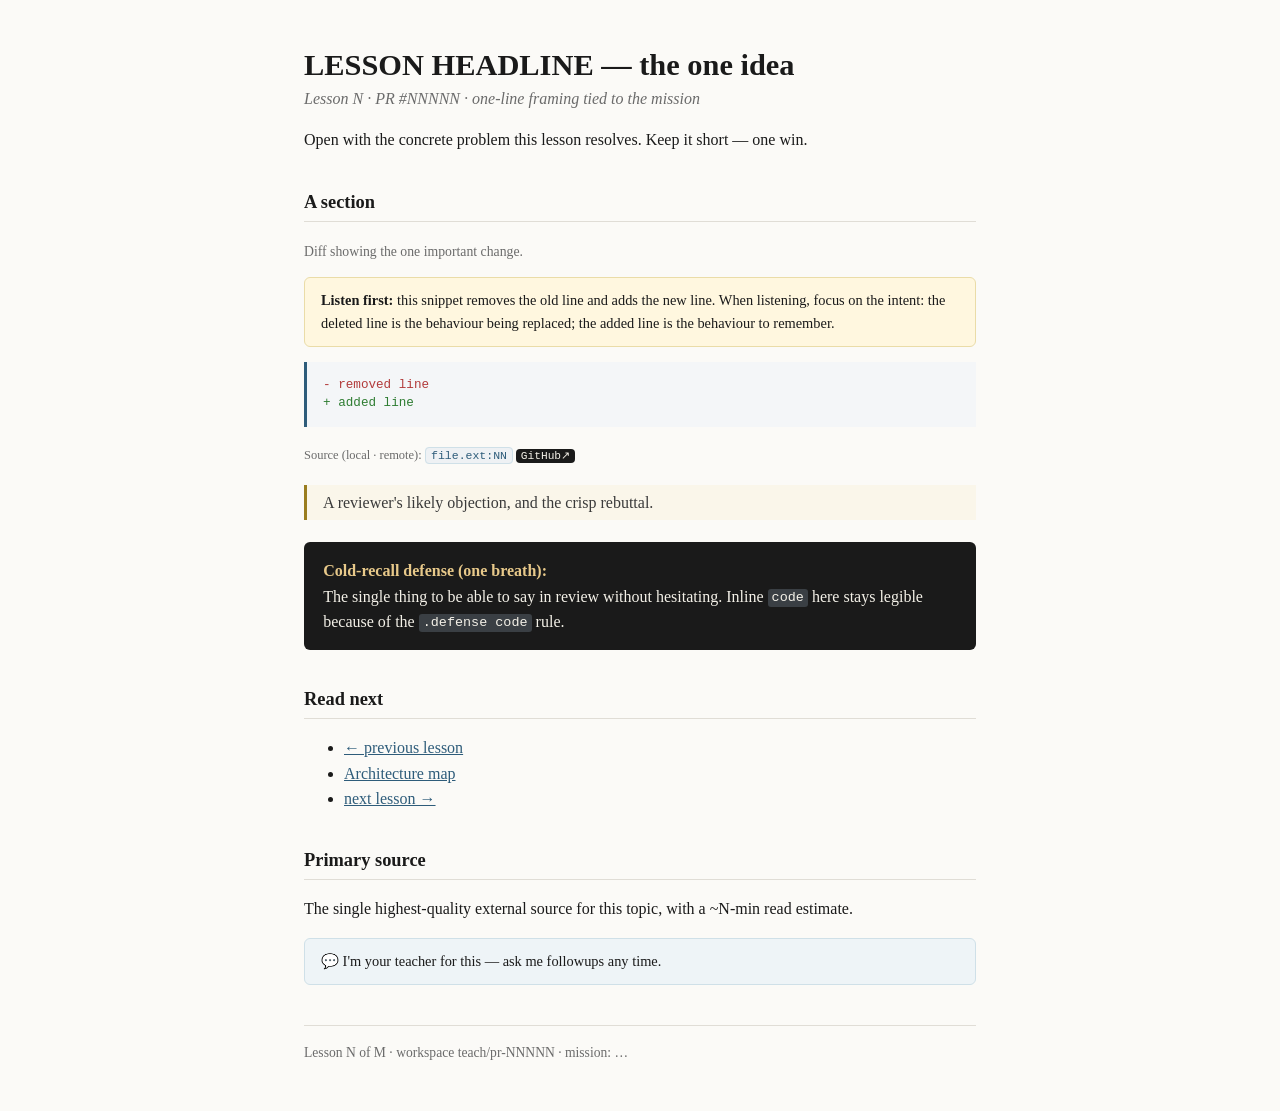
<file: .claude/skills/teach/lesson-template.html>
<!DOCTYPE html>
<!--
  CANONICAL LESSON BASELINE for the /teach skill.
  Use this file to seed a teaching workspace's first lesson and shared assets.
  For multi-lesson workspaces, factor reusable styling and behavior into
  <workspace>/assets/ instead of repeatedly copying them between lessons.
  The baseline <style> block is deliberately ACCESSIBLE:

  - Every dark container (.defense) re-asserts the color of nested <code>, so
    inline code never ends up light-on-light (the classic cascade-gap bug).
  - <meta viewport> is present so lessons read well on mobile.
  - Body/background contrast is WCAG AA or better.
  - Code blocks include a visible .listen explanation for screen-reader and
    phone-audio use; raw punctuation-heavy <pre> blocks are hidden from the
    accessibility tree because WebKit/VoiceOver otherwise reads the rendered
    text symbol-by-symbol even when role="img" or aria-label is present.

  Lessons and assets should work over file:// and ordinary static hosting
  without a build step. Workspace-specific hosting belongs in HOSTING.md.
  Editing this template does NOT update
  already-shipped lessons or workspace assets — fix those in place.

  Source references MUST carry both a VS Code chip (.vsc, local) and a GitHub
  permalink chip (.gh, pinned to the reviewed commit SHA) — see .srcline below.
-->
<html lang="en">
<head>
<meta charset="utf-8">
<meta name="viewport" content="width=device-width, initial-scale=1">
<title>Lesson N — TITLE</title>
<style>
  :root { --ink:#1a1a1a; --muted:#6b6b6b; --rule:#e0ddd6; --accent:#2e5c7a;
          --add:#2e7d32; --del:#b23b3b; --warn:#9a7d1f; }
  body { font-family:"Iowan Old Style","Palatino Linotype",Palatino,Georgia,serif;
         max-width:42rem; margin:3rem auto; padding:0 1.5rem; color:var(--ink);
         line-height:1.58; background:#fbfaf7; }
  h1 { font-size:1.9rem; line-height:1.15; margin-bottom:.2rem; }
  .sub { color:var(--muted); font-style:italic; margin-top:0; }
  h2 { font-size:1.15rem; margin-top:2.2rem; border-bottom:1px solid var(--rule);
       padding-bottom:.25rem; }
  h3 { font-size:1rem; margin-top:1.5rem; color:var(--accent); }
  code { font-family:"SF Mono",Menlo,Consolas,monospace; font-size:.84em;
         background:#eef1f4; padding:.1em .3em; border-radius:3px; }
  figure { margin:1.2rem 0; }
  figcaption { font-size:.86rem; color:var(--muted); margin-bottom:.35rem; }
  pre { background:#f4f6f8; border-left:3px solid var(--accent); padding:.9rem 1rem;
        overflow-x:auto; font-family:"SF Mono",Menlo,Consolas,monospace; font-size:.79rem;
        line-height:1.45; }
  blockquote { border-left:3px solid var(--warn); margin:1.2rem 0; padding:.3rem 1rem;
               color:#3a3a3a; background:#faf6ea; }
  table { border-collapse:collapse; width:100%; font-size:.82rem; margin:1rem 0; }
  th,td { border:1px solid var(--rule); padding:.45rem .55rem; text-align:left; vertical-align:top; }
  th { background:#eef1f4; }
  .defense { background:#1a1a1a; color:#f4f1e8; padding:1rem 1.2rem; border-radius:6px;
             margin:1.4rem 0; }
  .defense b { color:#e8c98a; }
  /* REQUIRED: re-assert code color inside the dark box so it isn't light-on-light */
  .defense code { background:#3a3f44; color:#f4f1e8; }
  a { color:var(--accent); }
  .add { color:var(--add); } .del { color:var(--del); }
  .foot { margin-top:2.5rem; border-top:1px solid var(--rule); padding-top:1rem;
          font-size:.85rem; color:var(--muted); }
  .ask { background:#eef4f7; border:1px solid #cfe0e8; border-radius:6px;
         padding:.7rem 1rem; font-size:.9rem; }
  .listen { background:#fff7df; border:1px solid #eadca8; border-radius:6px;
            padding:.7rem 1rem; font-size:.9rem; }
  .skip { position:absolute; left:-999px; top:auto; width:1px; height:1px; overflow:hidden; }
  .skip:focus { left:1rem; top:1rem; width:auto; height:auto; padding:.5rem .7rem;
                background:#fff; border:2px solid var(--accent); border-radius:4px; z-index:1; }
  /* Source-reference chips: .vsc = local VS Code, .gh = portable GitHub permalink */
  .vsc { font-family:"SF Mono",Menlo,Consolas,monospace; font-size:.72rem;
         text-decoration:none; background:#eef1f4; border:1px solid #cfe0e8;
         border-radius:4px; padding:.08em .45em; white-space:nowrap; color:var(--accent); }
  .vsc:hover { background:#dbe7ef; }
  .gh { font-family:"SF Mono",Menlo,Consolas,monospace; font-size:.7rem;
        text-decoration:none; background:#1a1a1a; color:#f4f1e8;
        border-radius:4px; padding:.08em .4em; white-space:nowrap; }
  .gh:hover { background:#333; }
  .srcline { margin:.35rem 0 0; font-size:.78rem; color:var(--muted); }
</style>
</head>
<body>
<a class="skip" href="#lesson-main">Skip to lesson content</a>
<main id="lesson-main">

<h1>LESSON HEADLINE — the one idea</h1>
<p class="sub">Lesson N · PR #NNNNN · one-line framing tied to the mission</p>

<p>Open with the concrete problem this lesson resolves. Keep it short — one win.</p>

<h2>A section</h2>
<figure>
  <figcaption>Diff showing the one important change.</figcaption>
  <p class="listen"><b>Listen first:</b> this snippet removes the old line and adds the new line. When listening, focus on the intent: the deleted line is the behaviour being replaced; the added line is the behaviour to remember.</p>
  <pre aria-hidden="true"><span class="del">- removed line</span>
<span class="add">+ added line</span></pre>
</figure>
<!-- Source chips: BOTH links, same line. Re-grep the line number at the SHA first. -->
<p class="srcline">Source (local · remote):
  <a class="vsc" href="vscode://file/ABS/PATH/file.ext:NN" aria-label="Open local source file.ext line NN in VS Code">file.ext:NN</a>
  <a class="gh" href="https://github.com/OWNER/REPO/blob/COMMIT_SHA/repo/rel/path.ext#LNN" aria-label="Open pinned GitHub source for file.ext line NN">GitHub↗</a></p>

<blockquote>A reviewer's likely objection, and the crisp rebuttal.</blockquote>

<div class="defense">
<b>Cold-recall defense (one breath):</b><br>
The single thing to be able to say in review without hesitating. Inline
<code>code</code> here stays legible because of the <code>.defense code</code> rule.
</div>

<h2>Read next</h2>
<ul>
  <li><a href="000M-prev.html">← previous lesson</a></li>
  <li><a href="../reference/architecture-map.html">Architecture map</a></li>
  <li><a href="000P-next.html">next lesson →</a></li>
</ul>

<h2>Primary source</h2>
<p>The single highest-quality external source for this topic, with a ~N-min read estimate.</p>

<p class="ask">💬 I'm your teacher for this — ask me followups any time.</p>

<p class="foot">Lesson N of M · workspace teach/pr-NNNNN · mission: …</p>
</main>
</body>
</html>
</file>
